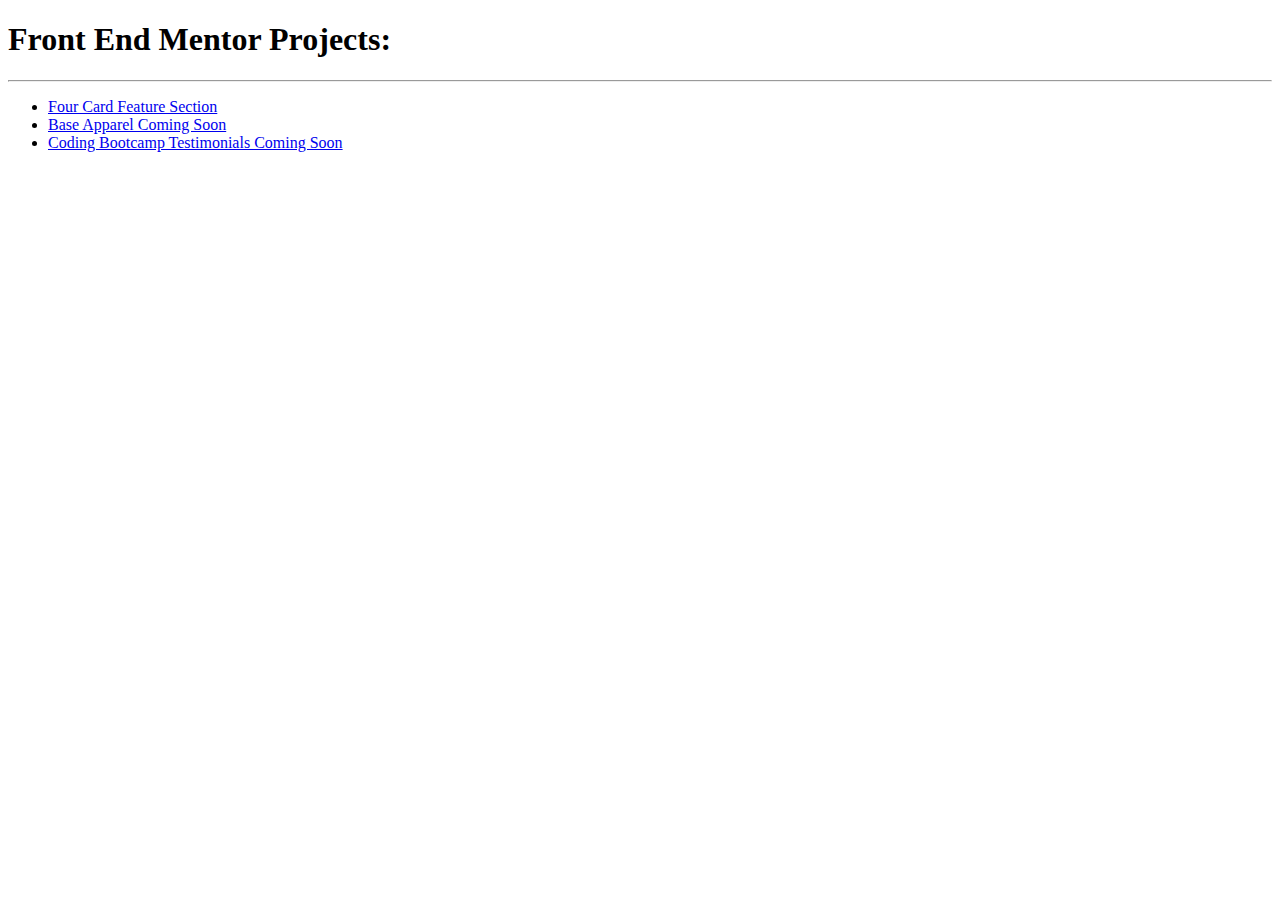
<file: index.html>
<!DOCTYPE html>
<html lang="en">
<head>
  <meta charset="UTF-8">
  <meta name="viewport" content="width=device-width, initial-scale=1.0"> <!-- displays site properly based on user's device -->

  <link rel="icon" type="image/png" sizes="32x32" href="./images/favicon-32x32.png">
  
  <title>Frontend Mentor</title>
</head>
<body>
    <h1>Front End Mentor Projects: </h1>
    <hr/>
    <ul>
        <li><a href="/four-card-feature-section-master/">Four Card Feature Section</a></li>
        <li><a href="/base-apparel-coming-soon-master/">Base Apparel Coming Soon</a></li>
        <li><a href="/coding-bootcamp-testimonials-slider-master/">Coding Bootcamp Testimonials Coming Soon</a></li>

    </ul>
</body>
</html>
</file>
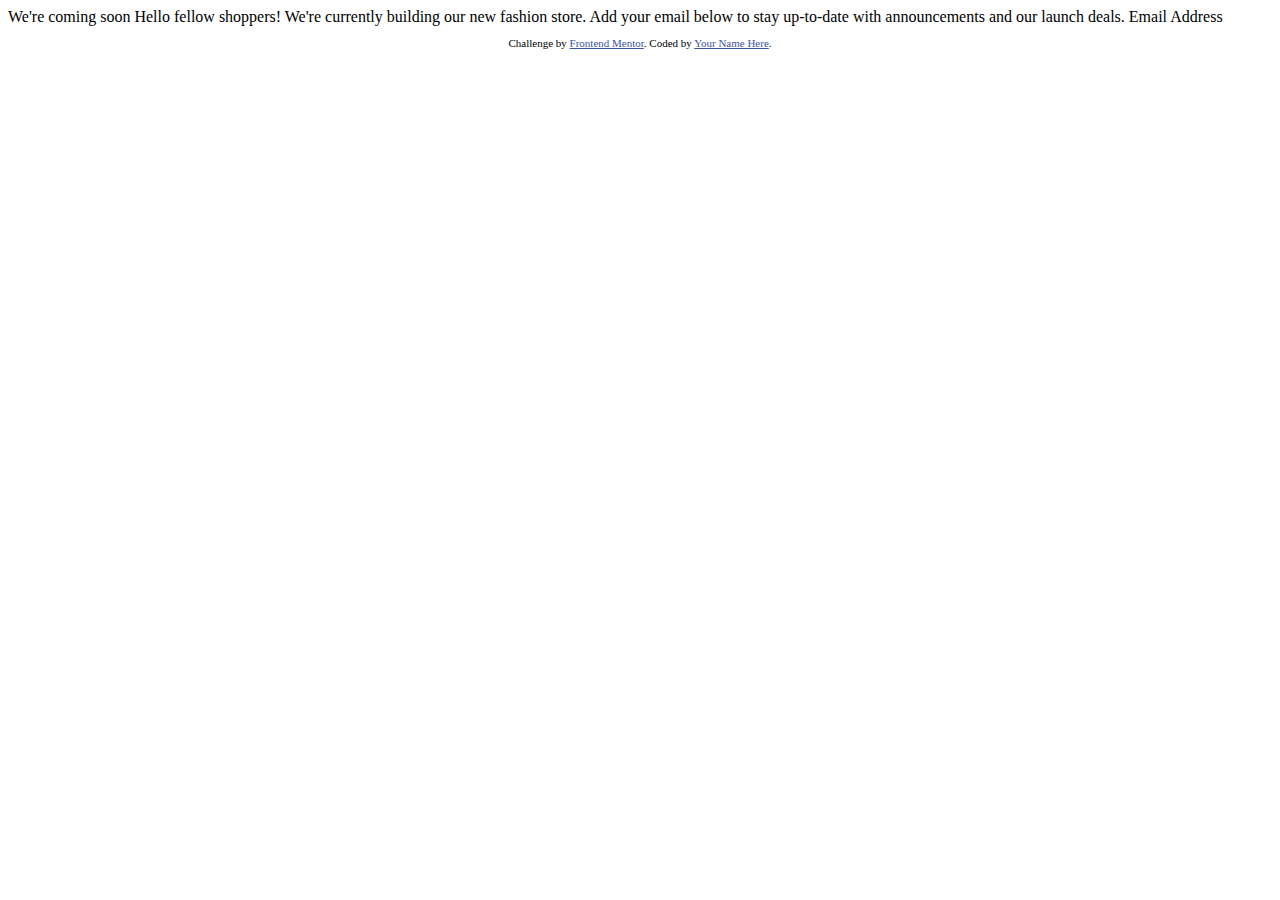
<file: base-apparel-coming-soon-master/index.html>
<!DOCTYPE html>
<html lang="en">
<head>
  <meta charset="UTF-8">
  <meta name="viewport" content="width=device-width, initial-scale=1.0"> <!-- displays site properly based on user's device -->

  <link rel="icon" type="image/png" sizes="32x32" href="./images/favicon-32x32.png">
  
  <title>Frontend Mentor | Base Apparel coming soon page</title>

  <!-- Feel free to remove these styles or customise in your own stylesheet 👍 -->
  <style>
    .attribution { font-size: 11px; text-align: center; }
    .attribution a { color: hsl(228, 45%, 44%); }
  </style>
</head>
<body>

  We're coming soon

  Hello fellow shoppers! We're currently building our new fashion store. 
  Add your email below to stay up-to-date with announcements and our launch deals.

  Email Address
  
  <footer>
    <p class="attribution">
      Challenge by <a href="https://www.frontendmentor.io?ref=challenge" target="_blank">Frontend Mentor</a>. 
      Coded by <a href="#">Your Name Here</a>.
    </p>
  </footer>
</body>
</html>
</file>
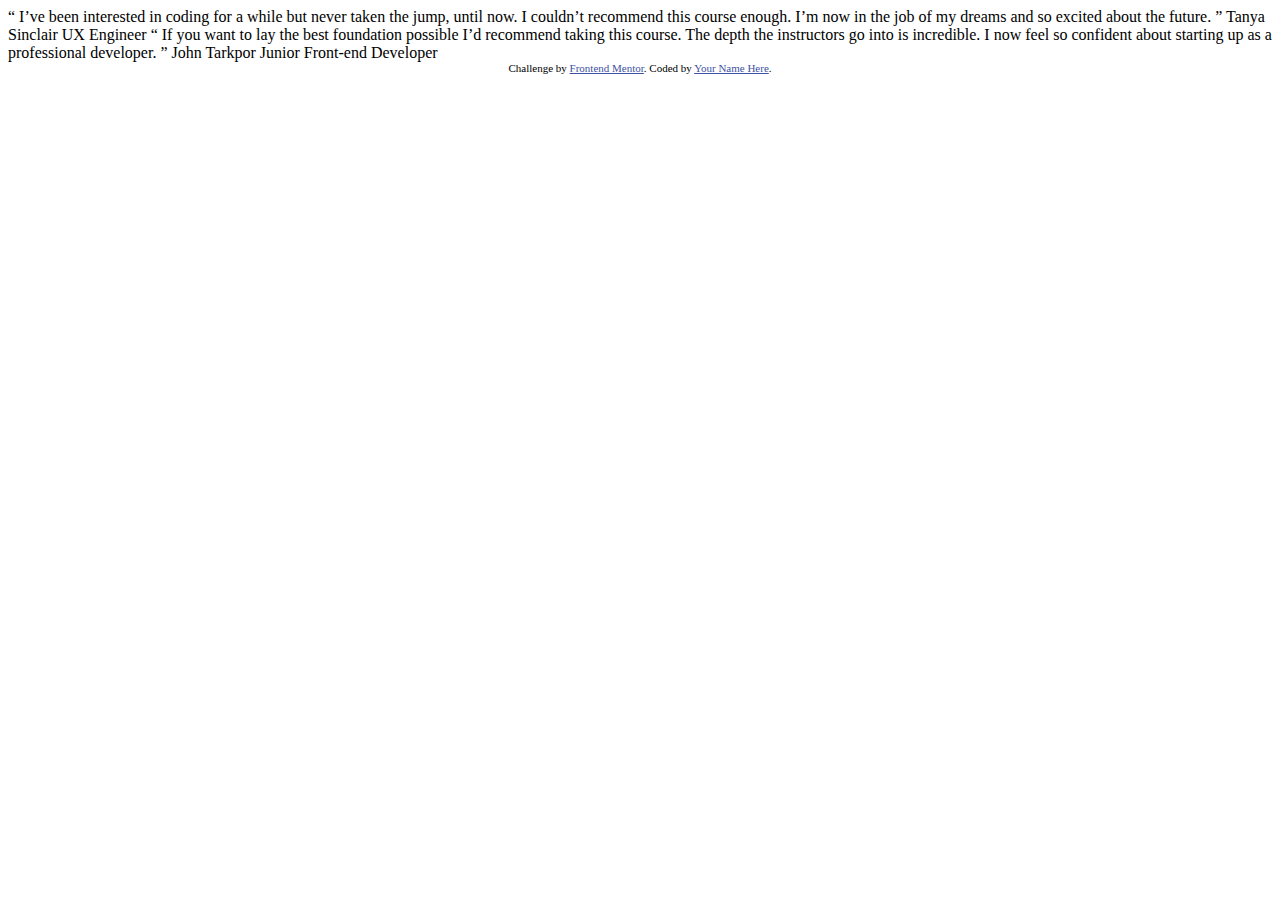
<file: coding-bootcamp-testimonials-slider-master/index.html>
<!DOCTYPE html>
<html lang="en">
<head>
  <meta charset="UTF-8">
  <meta name="viewport" content="width=device-width, initial-scale=1.0"> <!-- displays site properly based on user's device -->

  <link rel="icon" type="image/png" sizes="32x32" href="./images/favicon-32x32.png">
  
  <title>Frontend Mentor | Coding Bootcamp Testimonials Slider</title>

  <!-- Feel free to remove these styles or customise in your own stylesheet 👍 -->
  <style>
    .attribution { font-size: 11px; text-align: center; }
    .attribution a { color: hsl(228, 45%, 44%); }
  </style>
</head>
<body>

  “ I’ve been interested in coding for a while but never taken the jump, until now. 
  I couldn’t recommend this course enough. I’m now in the job of my dreams and so 
  excited about the future. ”

  Tanya Sinclair
  UX Engineer

  “ If you want to lay the best foundation possible I’d recommend taking this course. 
  The depth the instructors go into is incredible. I now feel so confident about 
  starting up as a professional developer. ”

  John Tarkpor
  Junior Front-end Developer
  
  <div class="attribution">
    Challenge by <a href="https://www.frontendmentor.io?ref=challenge" target="_blank">Frontend Mentor</a>. 
    Coded by <a href="#">Your Name Here</a>.
  </div>
</body>
</html>
</file>
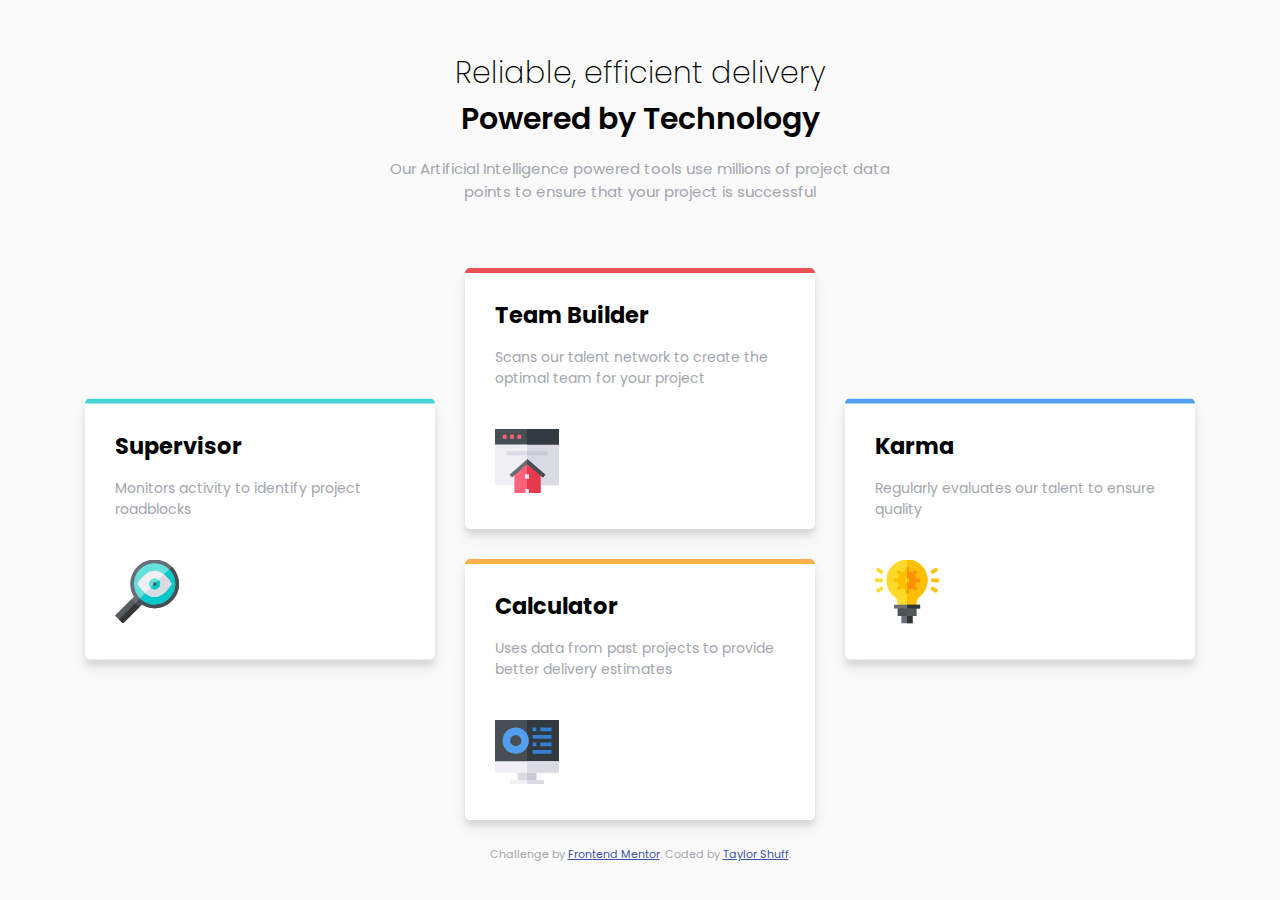
<file: four-card-feature-section-master/index.html>
<!DOCTYPE html>
<html lang="en">
<head>
  <meta charset="UTF-8">
  <meta name="viewport" content="width=device-width, initial-scale=1.0"> <!-- displays site properly based on user's device -->

  <link rel="icon" type="image/png" sizes="32x32" href="./images/favicon-32x32.png">
  
  <title>Frontend Mentor | Four card feature section</title>
  <link rel="stylesheet" href="style.css"/>
  <!-- Feel free to remove these styles or customise in your own stylesheet 👍 -->
  <!-- <style>
    .attribution { font-size: 11px; text-align: center; }
    .attribution a { color: hsl(228, 45%, 44%); }
  </style> -->
</head>
<body>
  <header>
    <h1>
      Reliable, efficient delivery
      <span>Powered by Technology</span>
    </h1>

    <p>Our Artificial Intelligence powered tools use millions of project data points 
    to ensure that your project is successful</p>
  </header>
  <div class="container">
    <div class="box box-cyan box-push">
      <h2>Supervisor</h2>
      <p>Monitors activity to identify project roadblocks</p>
      <img src="images/icon-supervisor.svg" alt="supervisor"/>
    </div>
    <div class="box box-red">
      <h2>Team Builder</h2>
      <p>Scans our talent network to create the optimal team for your project</p>
      <img src="images/icon-team-builder.svg" alt="team-builder"/>
    </div>
    <div class="box box-blue box-push">
      <h2>Karma</h2>
      <p>Regularly evaluates our talent to ensure quality</p>
      <img src="images/icon-karma.svg" alt="karma"/>
    </div>
    <div class="box box-orange">
      <h2>Calculator</h2>
      <p>Uses data from past projects to provide better delivery estimates</p>
      <img src="images/icon-calculator.svg" alt="calculator"/>
    </div>
  </div>

  
  <footer>
    <p class="attribution">
      Challenge by <a href="https://www.frontendmentor.io?ref=challenge" target="_blank">Frontend Mentor</a>. 
      Coded by <a href="http://taylorshuff.tech">Taylor Shuff</a>.
    </p>
  </footer>
</body>
</html>
</file>
<file: four-card-feature-section-master/style.css>
@import url('https://fonts.googleapis.com/css2?family=Poppins:wght@200;400;600&display=swap');

* {
    box-sizing: border-box;
}

body {
    background-color:  hsl(0, 0%, 98%);
    font-size: 15px;
    font-family: 'Poppins', sans-serif;
}

header {
    max-width: 500px;
    text-align: center;
    margin: 50px  auto;
}

h1 {
    font-weight: 200;
    margin: 0;
}

h1 span {
    font-weight: 600;
}

p {
    color: hsl(229, 6%, 66%);
}

.container {
    display: flex;
    flex-wrap: wrap;
    justify-content: center;
    margin: 0 auto;
    max-width: 1140px;
}

.box {
    background-color: #fff;
    padding: 30px;
    margin: 15px;
    width: 350px;
    box-shadow: 0 10px 20px rgba(0,0,0,0.05),
    0 6px 6px rgba(0,0,0,0.1);
    border-radius: 5px;
    position: relative;
    overflow: hidden;
}

.box::after {
    content: ''; 
    height: 5px;
    width: 100%;
    position: absolute;
    top: 0;
    left: 0;
}

.box h2 {
    margin: 0;
}

.box img {
    display: inline-block;
    margin-left: auto;
}

.box p {
    font-size: 14px;
    margin: 15px 0 40px;
}

.box-blue::after {
    background-color: hsl(212, 86%, 64%);
}

.box-red::after {
    background-color: hsl(0, 78%, 62%);
}

.box-cyan::after {
    background-color: hsl(180, 62%, 55%);
}

.box-orange::after {
    background-color: hsl(34, 97%, 64%);
}

.box-push {
    transform:translateY(50%);
}


/*frontend mentor styling*/
.attribution { font-size: 11px; text-align: center; }
.attribution a { color: hsl(228, 45%, 44%); }

/*media queries*/
@media (max-width: 775px) {
    .box-push {
        transform: translateY(0);
    }
}
</file>
